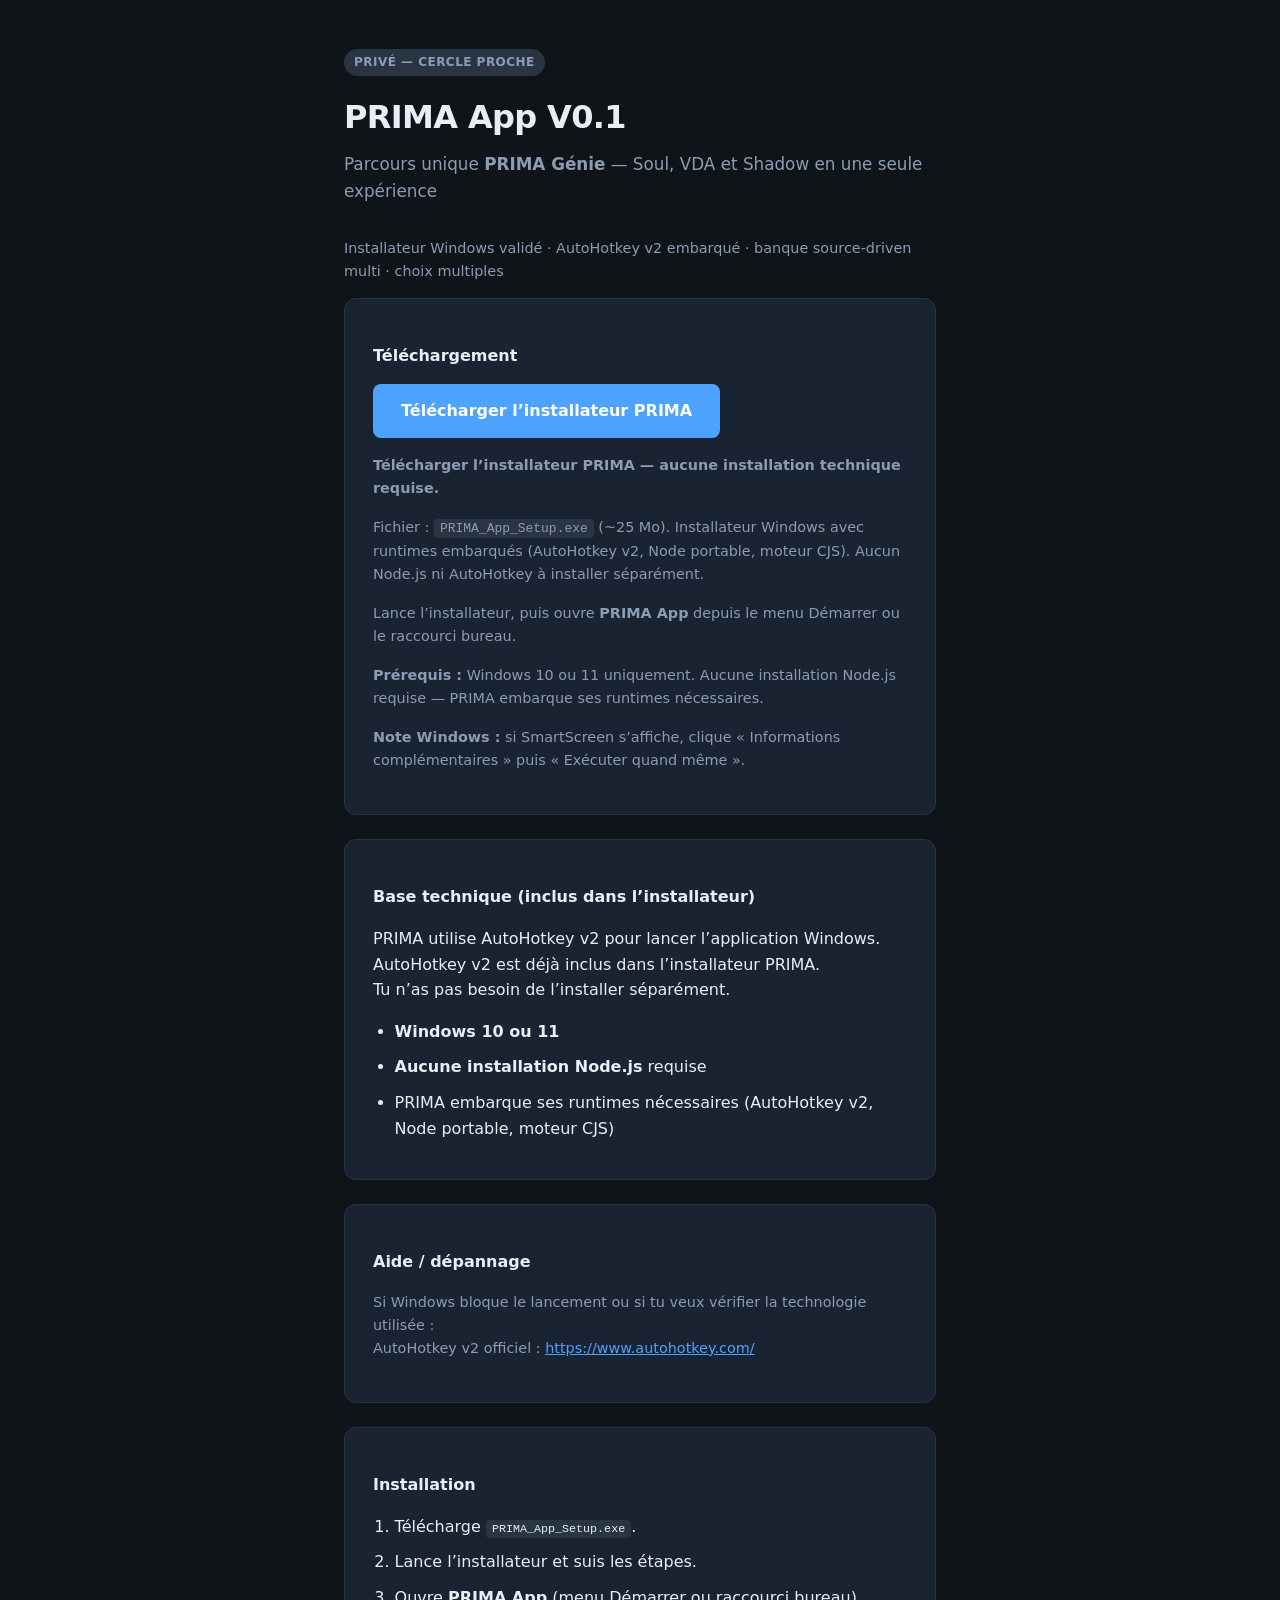
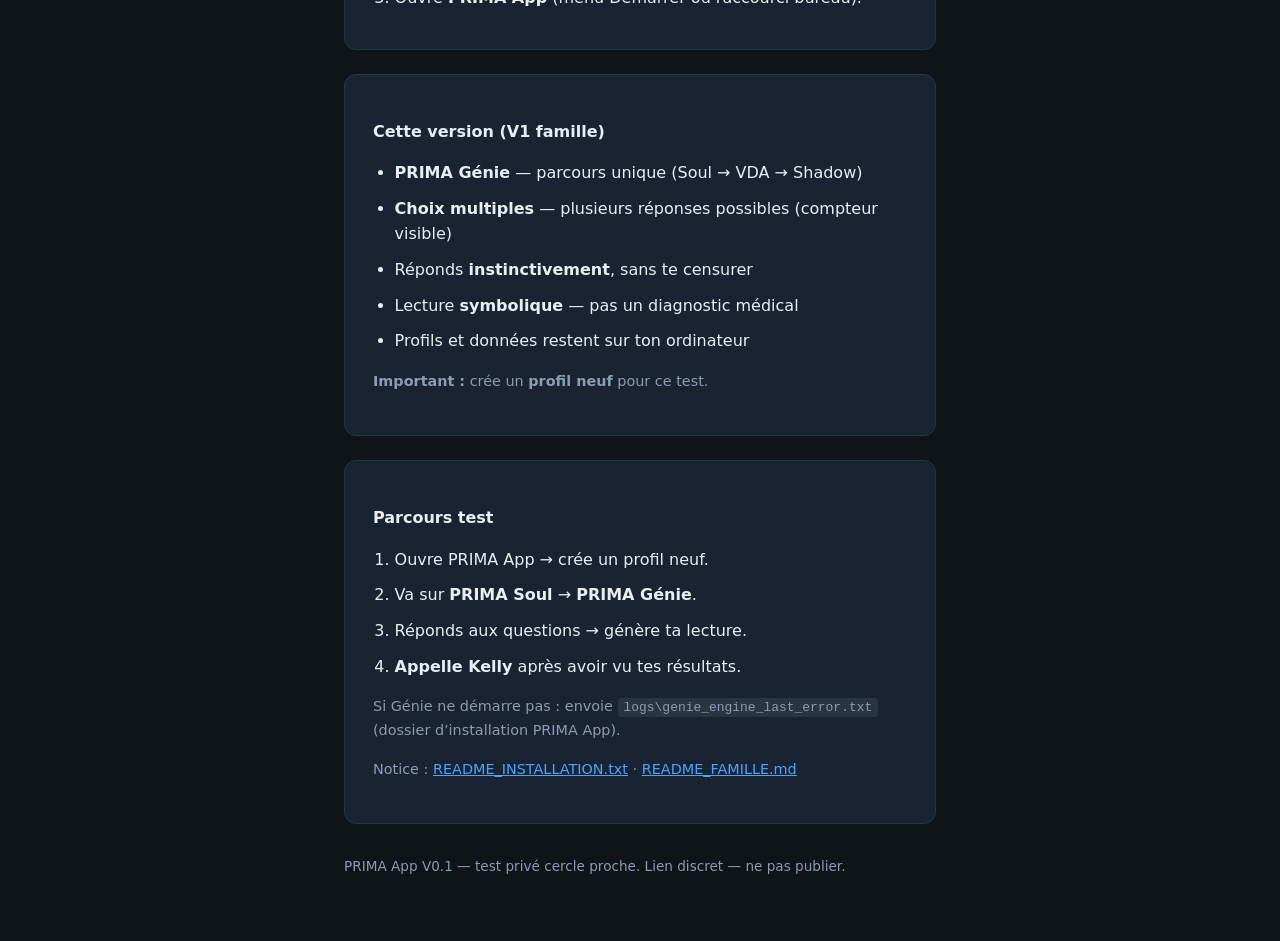
<file: index.html>
<!DOCTYPE html>
<html lang="fr">
<head>
  <meta charset="UTF-8">
  <meta name="viewport" content="width=device-width, initial-scale=1.0">
  <meta name="robots" content="noindex, nofollow, noarchive">
  <title>PRIMA App V0.1 — Test famille (privé)</title>
  <link rel="stylesheet" href="style.css">
</head>
<body>
  <div class="wrap">
    <span class="badge">Privé — cercle proche</span>
    <h1>PRIMA App V0.1</h1>
    <p class="tagline">Parcours unique <strong>PRIMA Génie</strong> — Soul, VDA et Shadow en une seule expérience</p>
    <p class="note">Installateur Windows valid&eacute; · AutoHotkey v2 embarqu&eacute; · banque source-driven multi · choix multiples</p>

    <div class="card">
      <p><strong>T&eacute;l&eacute;chargement</strong></p>
      <a class="download-btn" href="PRIMA_App_Setup.exe" download>T&eacute;l&eacute;charger l&rsquo;installateur PRIMA</a>
      <p class="note"><strong>T&eacute;l&eacute;charger l&rsquo;installateur PRIMA — aucune installation technique requise.</strong></p>
      <p class="note">Fichier : <code>PRIMA_App_Setup.exe</code> (~25 Mo). Installateur Windows avec runtimes embarqu&eacute;s (AutoHotkey v2, Node portable, moteur CJS). Aucun Node.js ni AutoHotkey &agrave; installer s&eacute;par&eacute;ment.</p>
      <p class="note">Lance l&rsquo;installateur, puis ouvre <strong>PRIMA App</strong> depuis le menu D&eacute;marrer ou le raccourci bureau.</p>
      <p class="note"><strong>Pr&eacute;requis :</strong> Windows 10 ou 11 uniquement. Aucune installation Node.js requise — PRIMA embarque ses runtimes n&eacute;cessaires.</p>
      <p class="note"><strong>Note Windows :</strong> si SmartScreen s&rsquo;affiche, clique &laquo;&nbsp;Informations compl&eacute;mentaires&nbsp;&raquo; puis &laquo;&nbsp;Ex&eacute;cuter quand m&ecirc;me&nbsp;&raquo;.</p>
    </div>

    <div class="card">
      <p><strong>Base technique (inclus dans l&rsquo;installateur)</strong></p>
      <p>PRIMA utilise AutoHotkey v2 pour lancer l&rsquo;application Windows.<br>
      AutoHotkey v2 est d&eacute;j&agrave; inclus dans l&rsquo;installateur PRIMA.<br>
      Tu n&rsquo;as pas besoin de l&rsquo;installer s&eacute;par&eacute;ment.</p>
      <ul>
        <li><strong>Windows 10 ou 11</strong></li>
        <li><strong>Aucune installation Node.js</strong> requise</li>
        <li>PRIMA embarque ses runtimes n&eacute;cessaires (AutoHotkey v2, Node portable, moteur CJS)</li>
      </ul>
    </div>

    <div class="card">
      <p><strong>Aide / d&eacute;pannage</strong></p>
      <p class="note">Si Windows bloque le lancement ou si tu veux v&eacute;rifier la technologie utilis&eacute;e&nbsp;:<br>
      AutoHotkey v2 officiel&nbsp;: <a class="external" href="https://www.autohotkey.com/" rel="noopener noreferrer">https://www.autohotkey.com/</a></p>
    </div>

    <div class="card">
      <p><strong>Installation</strong></p>
      <ol>
        <li>T&eacute;l&eacute;charge <code>PRIMA_App_Setup.exe</code>.</li>
        <li>Lance l&rsquo;installateur et suis les &eacute;tapes.</li>
        <li>Ouvre <strong>PRIMA App</strong> (menu D&eacute;marrer ou raccourci bureau).</li>
      </ol>
    </div>

    <div class="card">
      <p><strong>Cette version (V1 famille)</strong></p>
      <ul>
        <li><strong>PRIMA Génie</strong> — parcours unique (Soul → VDA → Shadow)</li>
        <li><strong>Choix multiples</strong> — plusieurs réponses possibles (compteur visible)</li>
        <li>Réponds <strong>instinctivement</strong>, sans te censurer</li>
        <li>Lecture <strong>symbolique</strong> — pas un diagnostic médical</li>
        <li>Profils et données restent sur ton ordinateur</li>
      </ul>
      <p class="note"><strong>Important :</strong> cr&eacute;e un <strong>profil neuf</strong> pour ce test.</p>
    </div>

    <div class="card">
      <p><strong>Parcours test</strong></p>
      <ol>
        <li>Ouvre PRIMA App → cr&eacute;e un profil neuf.</li>
        <li>Va sur <strong>PRIMA Soul</strong> → <strong>PRIMA Génie</strong>.</li>
        <li>R&eacute;ponds aux questions → g&eacute;n&egrave;re ta lecture.</li>
        <li><strong>Appelle Kelly</strong> apr&egrave;s avoir vu tes r&eacute;sultats.</li>
      </ol>
      <p class="note">Si Génie ne d&eacute;marre pas : envoie <code>logs\genie_engine_last_error.txt</code> (dossier d&rsquo;installation PRIMA App).</p>
      <p class="note">Notice : <a class="external" href="README_INSTALLATION.txt">README_INSTALLATION.txt</a> · <a class="external" href="README_FAMILLE.md">README_FAMILLE.md</a></p>
    </div>

    <footer>
      PRIMA App V0.1 — test privé cercle proche. Lien discret — ne pas publier.
    </footer>
  </div>
</body>
</html>
</file>
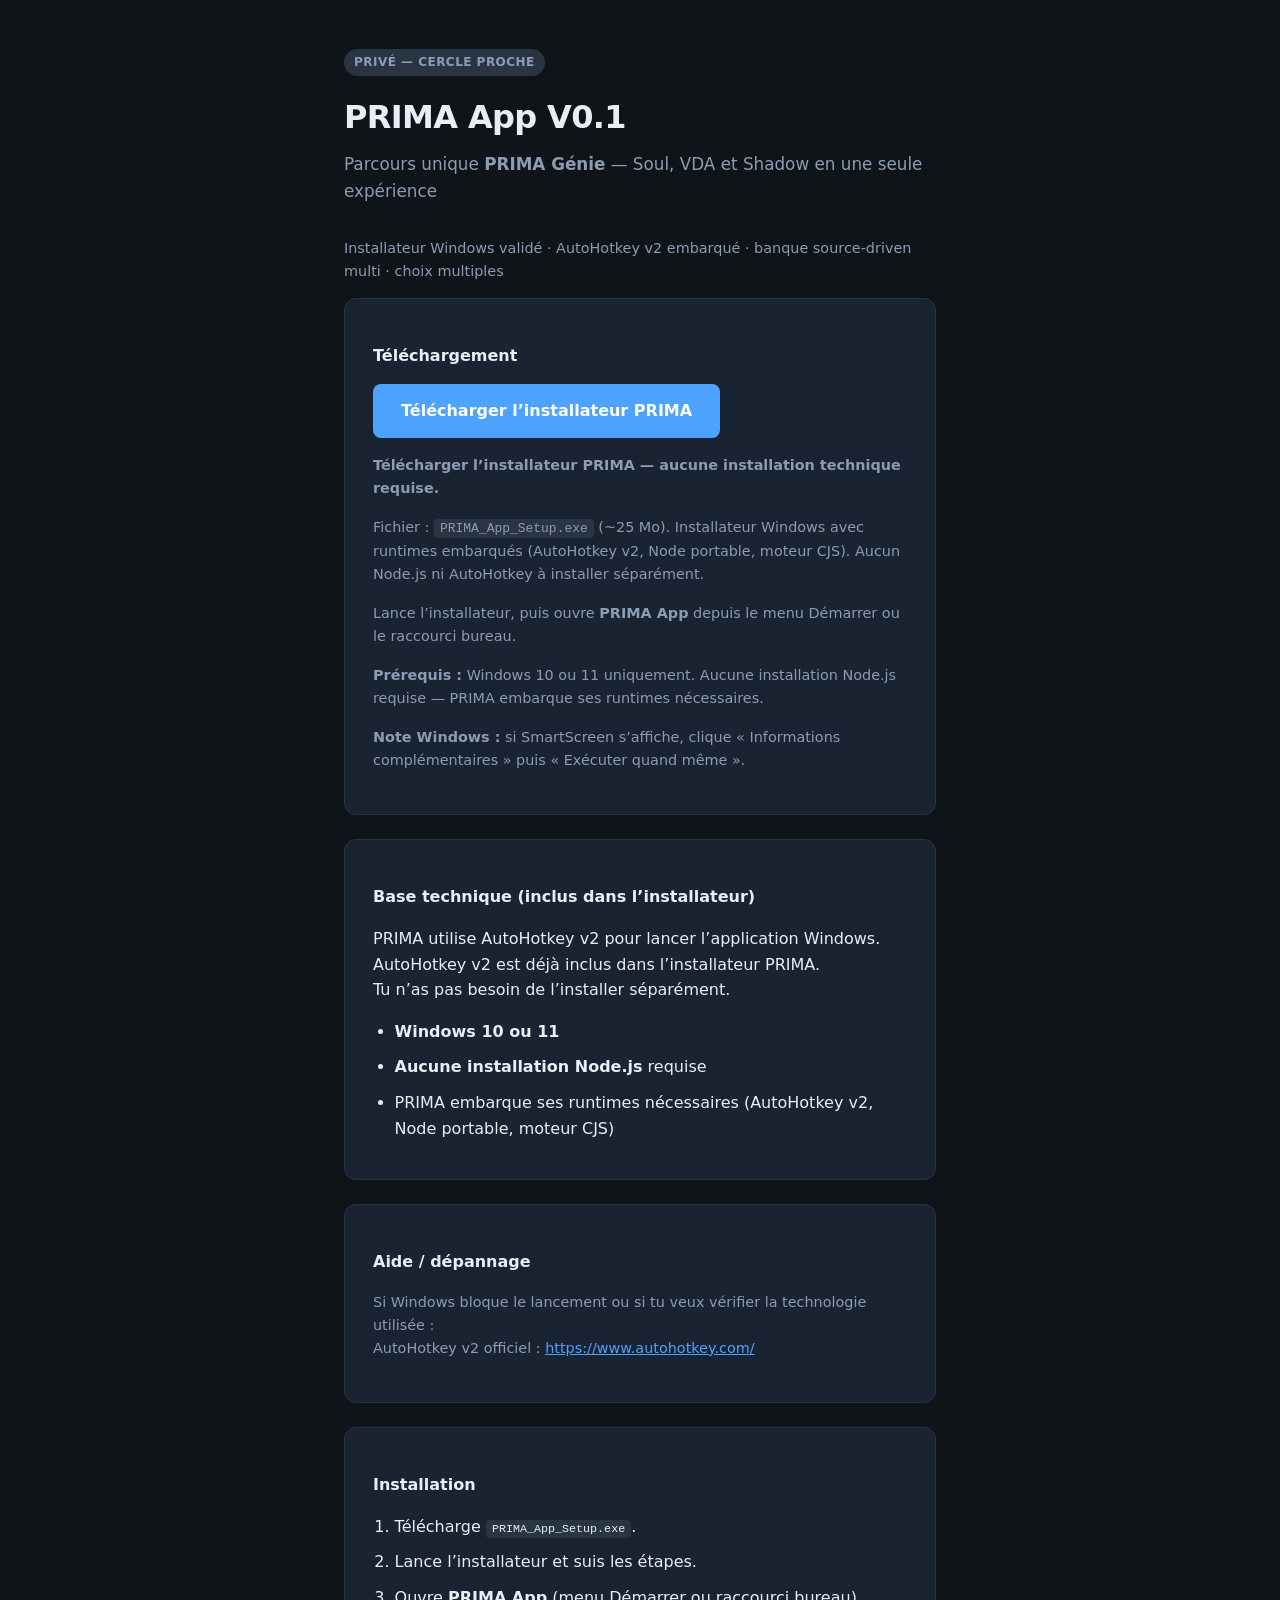
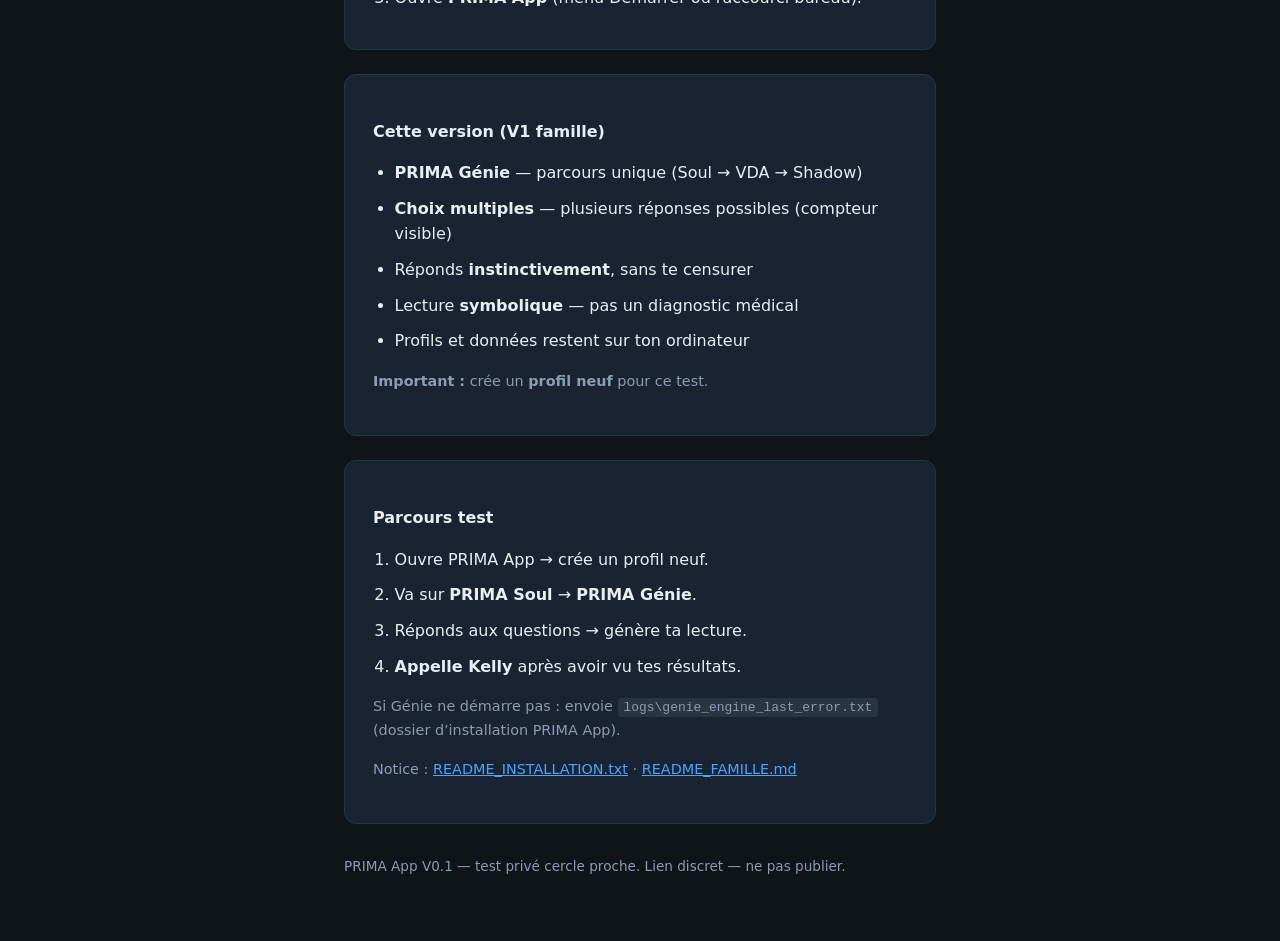
<file: download_page.html>
﻿<!DOCTYPE html>
<html lang="fr">
<head>
  <meta charset="UTF-8">
  <meta name="viewport" content="width=device-width, initial-scale=1.0">
  <meta name="robots" content="noindex, nofollow, noarchive">
  <title>PRIMA App V0.1 — Test famille (privé)</title>
  <link rel="stylesheet" href="style.css">
</head>
<body>
  <div class="wrap">
    <span class="badge">Privé — cercle proche</span>
    <h1>PRIMA App V0.1</h1>
    <p class="tagline">Parcours unique <strong>PRIMA Génie</strong> — Soul, VDA et Shadow en une seule expérience</p>
    <p class="note">Installateur Windows valid&eacute; · AutoHotkey v2 embarqu&eacute; · banque source-driven multi · choix multiples</p>

    <div class="card">
      <p><strong>T&eacute;l&eacute;chargement</strong></p>
      <a class="download-btn" href="PRIMA_App_Setup.exe" download>T&eacute;l&eacute;charger l&rsquo;installateur PRIMA</a>
      <p class="note"><strong>T&eacute;l&eacute;charger l&rsquo;installateur PRIMA — aucune installation technique requise.</strong></p>
      <p class="note">Fichier : <code>PRIMA_App_Setup.exe</code> (~25 Mo). Installateur Windows avec runtimes embarqu&eacute;s (AutoHotkey v2, Node portable, moteur CJS). Aucun Node.js ni AutoHotkey &agrave; installer s&eacute;par&eacute;ment.</p>
      <p class="note">Lance l&rsquo;installateur, puis ouvre <strong>PRIMA App</strong> depuis le menu D&eacute;marrer ou le raccourci bureau.</p>
      <p class="note"><strong>Pr&eacute;requis :</strong> Windows 10 ou 11 uniquement. Aucune installation Node.js requise — PRIMA embarque ses runtimes n&eacute;cessaires.</p>
      <p class="note"><strong>Note Windows :</strong> si SmartScreen s&rsquo;affiche, clique &laquo;&nbsp;Informations compl&eacute;mentaires&nbsp;&raquo; puis &laquo;&nbsp;Ex&eacute;cuter quand m&ecirc;me&nbsp;&raquo;.</p>
    </div>

    <div class="card">
      <p><strong>Base technique (inclus dans l&rsquo;installateur)</strong></p>
      <p>PRIMA utilise AutoHotkey v2 pour lancer l&rsquo;application Windows.<br>
      AutoHotkey v2 est d&eacute;j&agrave; inclus dans l&rsquo;installateur PRIMA.<br>
      Tu n&rsquo;as pas besoin de l&rsquo;installer s&eacute;par&eacute;ment.</p>
      <ul>
        <li><strong>Windows 10 ou 11</strong></li>
        <li><strong>Aucune installation Node.js</strong> requise</li>
        <li>PRIMA embarque ses runtimes n&eacute;cessaires (AutoHotkey v2, Node portable, moteur CJS)</li>
      </ul>
    </div>

    <div class="card">
      <p><strong>Aide / d&eacute;pannage</strong></p>
      <p class="note">Si Windows bloque le lancement ou si tu veux v&eacute;rifier la technologie utilis&eacute;e&nbsp;:<br>
      AutoHotkey v2 officiel&nbsp;: <a class="external" href="https://www.autohotkey.com/" rel="noopener noreferrer">https://www.autohotkey.com/</a></p>
    </div>

    <div class="card">
      <p><strong>Installation</strong></p>
      <ol>
        <li>T&eacute;l&eacute;charge <code>PRIMA_App_Setup.exe</code>.</li>
        <li>Lance l&rsquo;installateur et suis les &eacute;tapes.</li>
        <li>Ouvre <strong>PRIMA App</strong> (menu D&eacute;marrer ou raccourci bureau).</li>
      </ol>
    </div>

    <div class="card">
      <p><strong>Cette version (V1 famille)</strong></p>
      <ul>
        <li><strong>PRIMA Génie</strong> — parcours unique (Soul → VDA → Shadow)</li>
        <li><strong>Choix multiples</strong> — plusieurs réponses possibles (compteur visible)</li>
        <li>Réponds <strong>instinctivement</strong>, sans te censurer</li>
        <li>Lecture <strong>symbolique</strong> — pas un diagnostic médical</li>
        <li>Profils et données restent sur ton ordinateur</li>
      </ul>
      <p class="note"><strong>Important :</strong> cr&eacute;e un <strong>profil neuf</strong> pour ce test.</p>
    </div>

    <div class="card">
      <p><strong>Parcours test</strong></p>
      <ol>
        <li>Ouvre PRIMA App → cr&eacute;e un profil neuf.</li>
        <li>Va sur <strong>PRIMA Soul</strong> → <strong>PRIMA Génie</strong>.</li>
        <li>R&eacute;ponds aux questions → g&eacute;n&egrave;re ta lecture.</li>
        <li><strong>Appelle Kelly</strong> apr&egrave;s avoir vu tes r&eacute;sultats.</li>
      </ol>
      <p class="note">Si Génie ne d&eacute;marre pas : envoie <code>logs\genie_engine_last_error.txt</code> (dossier d&rsquo;installation PRIMA App).</p>
      <p class="note">Notice : <a class="external" href="README_INSTALLATION.txt">README_INSTALLATION.txt</a> · <a class="external" href="README_FAMILLE.md">README_FAMILLE.md</a></p>
    </div>

    <footer>
      PRIMA App V0.1 — test privé cercle proche. Lien discret — ne pas publier.
    </footer>
  </div>
</body>
</html>
</file>
<file: style.css>
:root {
  --bg: #0f1419;
  --panel: #1a2332;
  --text: #e8eef4;
  --muted: #8b9cb3;
  --accent: #4da3ff;
  --accent-hover: #6bb5ff;
  --border: #2a3544;
}

* {
  box-sizing: border-box;
}

body {
  margin: 0;
  min-height: 100vh;
  font-family: "Segoe UI", system-ui, sans-serif;
  background: var(--bg);
  color: var(--text);
  line-height: 1.6;
}

.wrap {
  max-width: 640px;
  margin: 0 auto;
  padding: 48px 24px 64px;
}

h1 {
  font-size: 2rem;
  font-weight: 600;
  margin: 0 0 8px;
  letter-spacing: -0.02em;
}

.tagline {
  color: var(--muted);
  margin: 0 0 32px;
  font-size: 1.05rem;
}

.card {
  background: var(--panel);
  border: 1px solid var(--border);
  border-radius: 12px;
  padding: 28px;
  margin-bottom: 24px;
}

.download-btn {
  display: inline-block;
  background: var(--accent);
  color: #fff;
  text-decoration: none;
  font-weight: 600;
  padding: 14px 28px;
  border-radius: 8px;
  font-size: 1rem;
  transition: background 0.15s;
}

.download-btn:hover {
  background: var(--accent-hover);
}

.note {
  margin-top: 16px;
  font-size: 0.9rem;
  color: var(--muted);
}

ol,
ul {
  margin: 0;
  padding-left: 1.35rem;
}

li {
  margin-bottom: 10px;
}

.badge {
  display: inline-block;
  font-size: 0.75rem;
  font-weight: 600;
  text-transform: uppercase;
  letter-spacing: 0.04em;
  background: var(--border);
  color: var(--muted);
  padding: 4px 10px;
  border-radius: 999px;
  margin-bottom: 16px;
}

footer {
  margin-top: 32px;
  font-size: 0.85rem;
  color: var(--muted);
}

code {
  font-size: 0.9em;
  background: var(--border);
  padding: 2px 6px;
  border-radius: 4px;
}

a.external {
  color: var(--accent);
}
</file>
